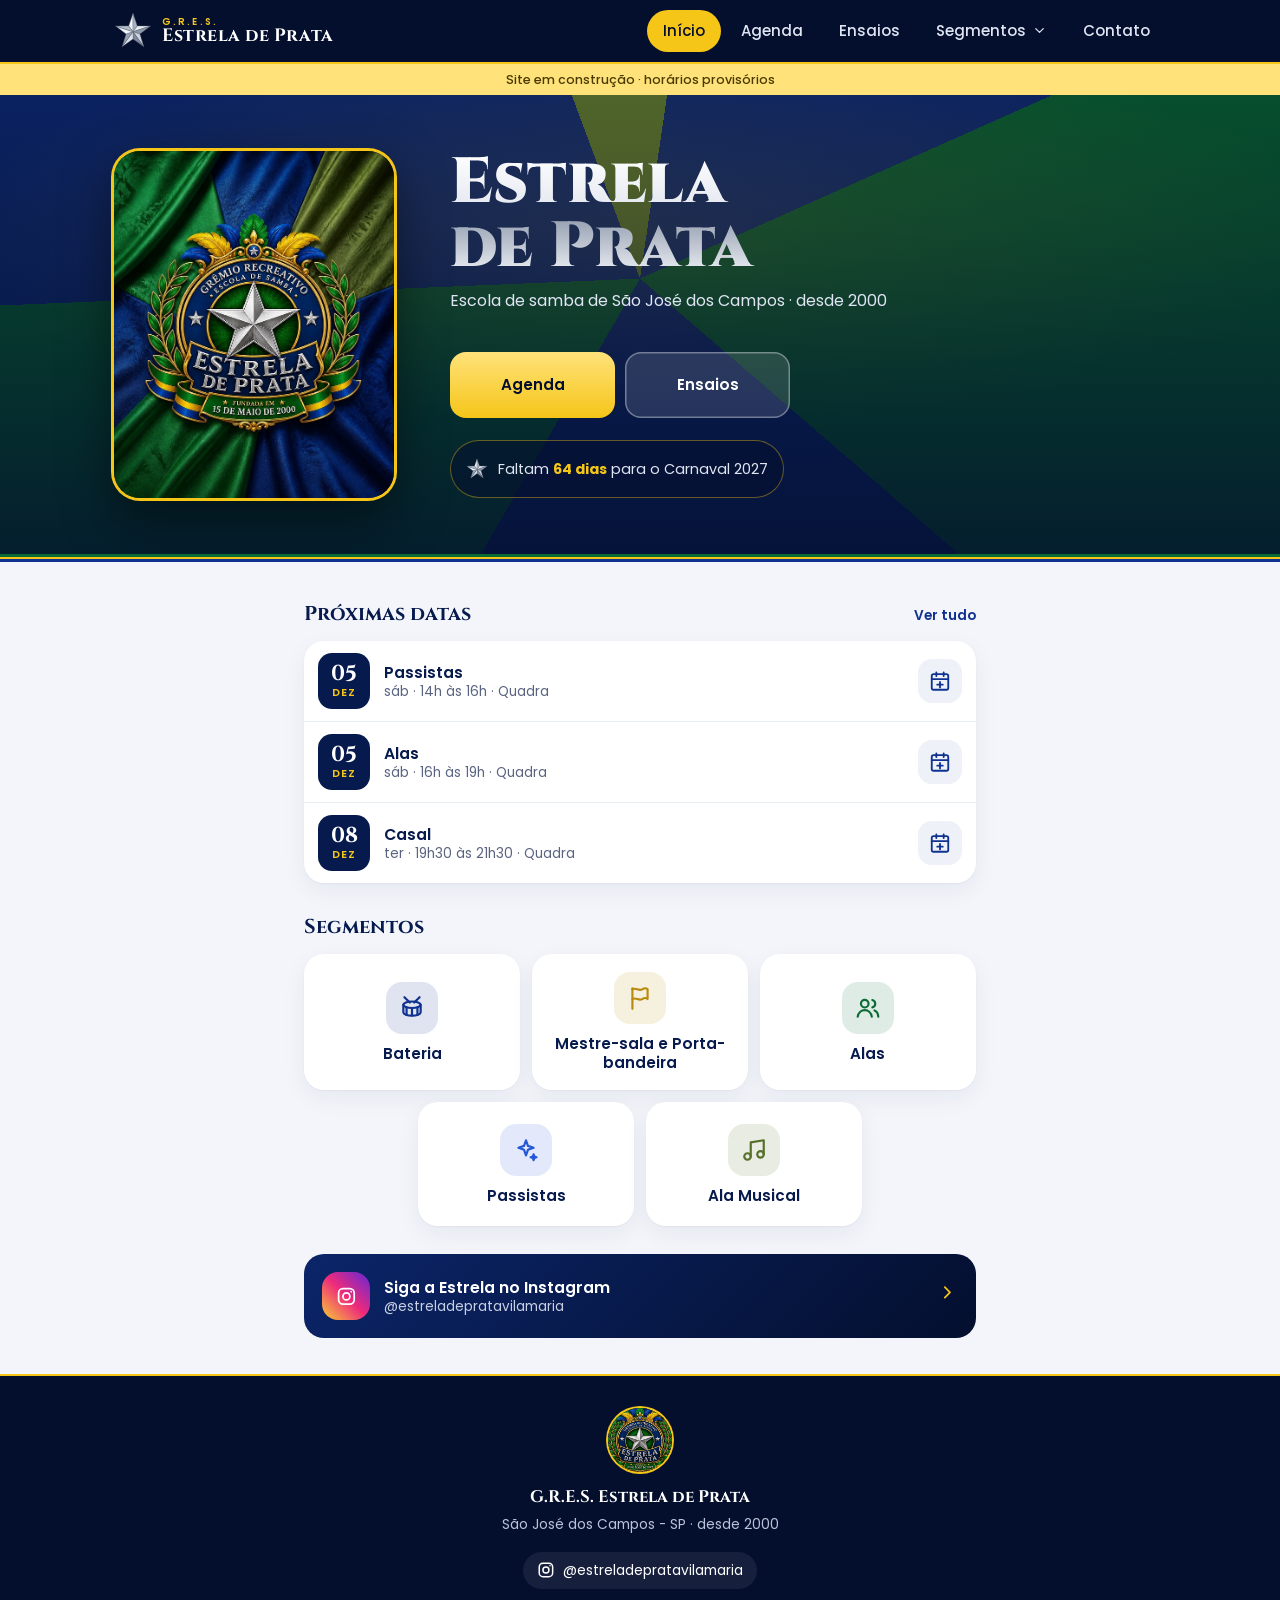
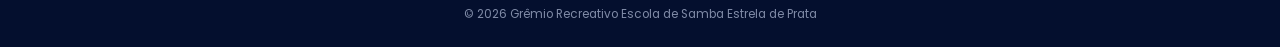
<file: index.html>
<!doctype html>
<html lang="pt-BR">
<head>
  <meta charset="utf-8">
  <meta name="viewport" content="width=device-width, initial-scale=1, maximum-scale=1, user-scalable=no, viewport-fit=cover">
  <title>G.R.E.S. Estrela de Prata · São José dos Campos</title>
  <meta name="description" content="Escola de samba Estrela de Prata, fundada em 15 de maio de 2000 em São José dos Campos - SP. Agenda, ensaios e segmentos.">
  <meta name="theme-color" content="#040f2e">
  <link rel="icon" href="img/estrela.svg" type="image/svg+xml">
  <link rel="apple-touch-icon" href="img/logo-estandarte.jpg">
  <link rel="preconnect" href="https://fonts.googleapis.com">
  <link rel="preconnect" href="https://fonts.gstatic.com" crossorigin>
  <link rel="stylesheet" href="https://fonts.googleapis.com/css2?family=Cinzel:wght@700;900&family=Poppins:wght@400;500;600&display=swap">
  <link rel="stylesheet" href="css/style.css">
  <script src="js/transicao.js"></script>
  <script src="js/dados.js" defer></script>
  <script src="js/main.js" defer></script>
</head>
<body data-pagina="inicio">
  <header class="topo" id="topo"></header>

  <main>
    <section class="hero">
      <div class="container hero__inner">
        <div class="hero__logo">
          <img src="img/logo-estandarte.jpg" width="645" height="799"
               alt="Brasão do Grêmio Recreativo Escola de Samba Estrela de Prata, fundada em 15 de maio de 2000">
        </div>
        <div>
          <h1>Estrela<br>de Prata</h1>
          <p class="hero__sub">Escola de samba de São José dos Campos · desde 2000</p>
        </div>
        <div class="hero__acoes">
          <a class="btn btn--ouro" href="agenda.html">Agenda</a>
          <a class="btn btn--vidro" href="ensaios.html">Ensaios</a>
        </div>
        <p class="contagem" id="contagem"></p>
      </div>
    </section>
    <div class="faixa"></div>

    <div class="container container--estreito conteudo">
      <h2 class="titulo-secao">Próximas datas <a href="agenda.html">Ver tudo</a></h2>
      <div id="proximos"></div>

      <h2 class="titulo-secao">Segmentos</h2>
      <div class="tiles" data-tiles></div>

      <a class="insta" data-instagram href="#" target="_blank" rel="noopener">
        <span class="insta__icone" data-icone="instagram"></span>
        <span class="linha__txt"><strong>Siga a Estrela no Instagram</strong><span data-instagram-user></span></span>
        <span class="seta-linha" data-icone="direita"></span>
      </a>
    </div>
  </main>

  <footer class="rodape" id="rodape"></footer>
  <nav class="barra-inferior" id="barra-inferior"></nav>
</body>
</html>
</file>
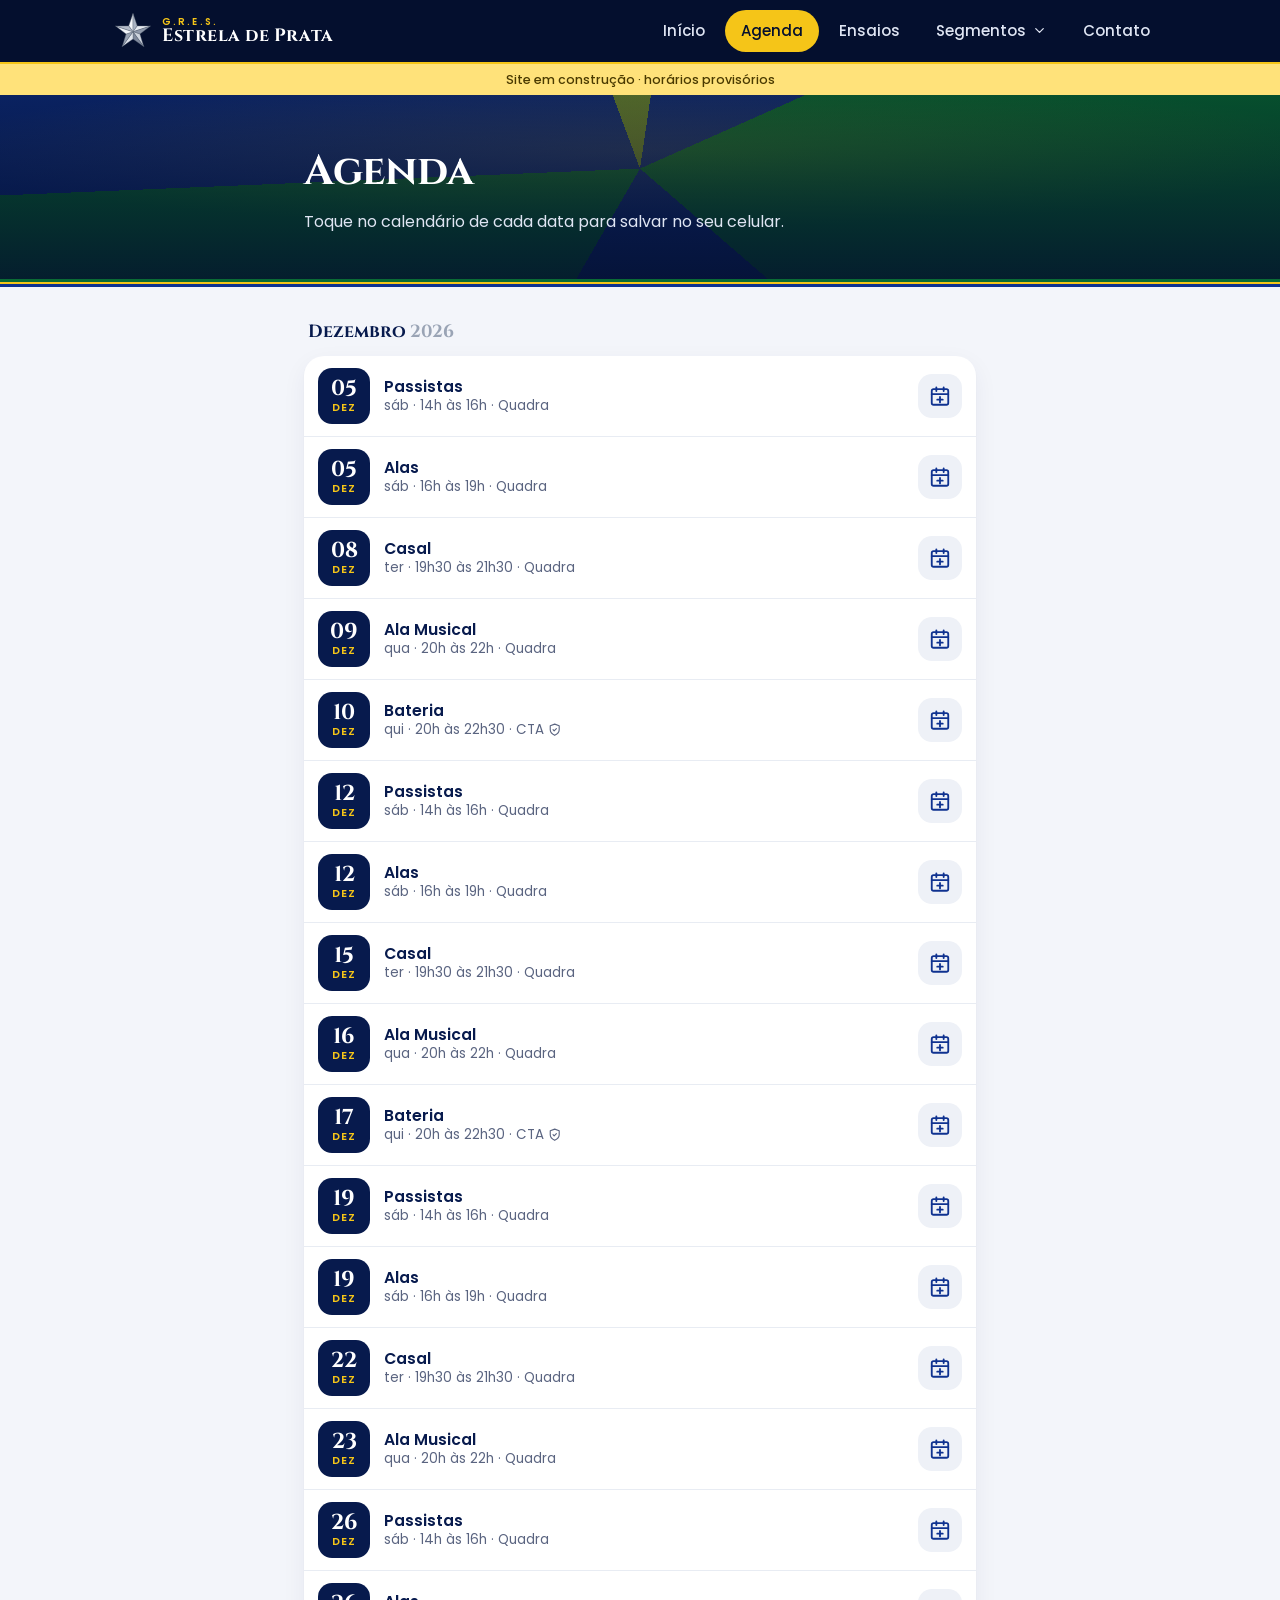
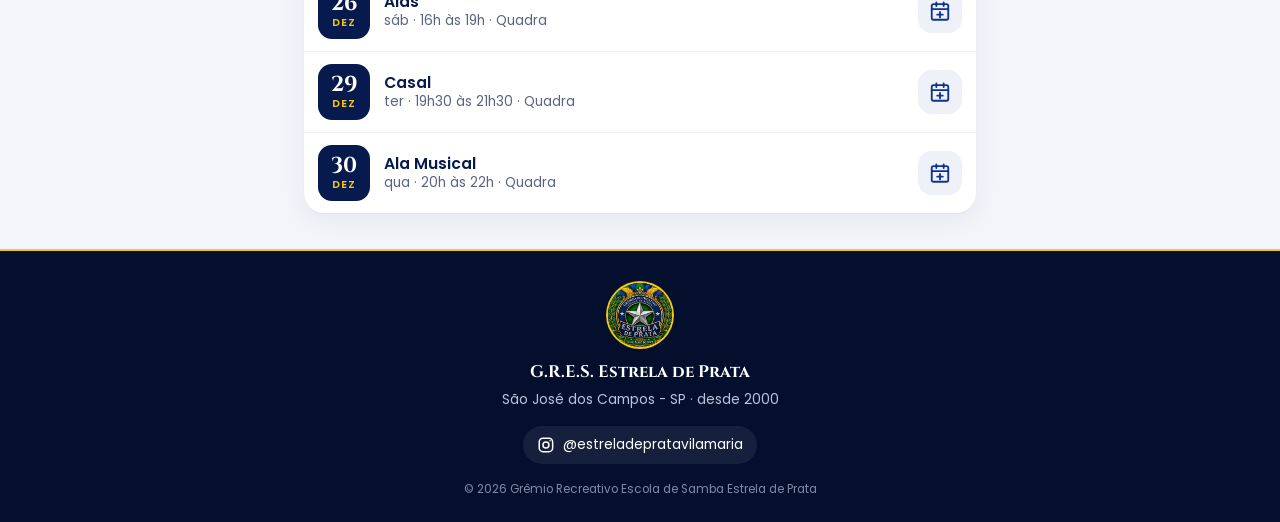
<file: agenda.html>
<!doctype html>
<html lang="pt-BR">
<head>
  <meta charset="utf-8">
  <meta name="viewport" content="width=device-width, initial-scale=1, maximum-scale=1, user-scalable=no, viewport-fit=cover">
  <title>Agenda · G.R.E.S. Estrela de Prata</title>
  <meta name="description" content="Agenda de ensaios e eventos da Estrela de Prata.">
  <meta name="theme-color" content="#040f2e">
  <link rel="icon" href="img/estrela.svg" type="image/svg+xml">
  <link rel="apple-touch-icon" href="img/logo-estandarte.jpg">
  <link rel="preconnect" href="https://fonts.googleapis.com">
  <link rel="preconnect" href="https://fonts.gstatic.com" crossorigin>
  <link rel="stylesheet" href="https://fonts.googleapis.com/css2?family=Cinzel:wght@700;900&family=Poppins:wght@400;500;600&display=swap">
  <link rel="stylesheet" href="css/style.css">
  <script src="js/transicao.js"></script>
  <script src="js/dados.js" defer></script>
  <script src="js/main.js" defer></script>
</head>
<body data-pagina="agenda">
  <header class="topo" id="topo"></header>

  <main>
    <section class="cabeca">
      <div class="container container--estreito">
        <h1>Agenda</h1>
        <p>Toque no calendário de cada data para salvar no seu celular.</p>
      </div>
    </section>
    <div class="faixa"></div>
    <div class="container container--estreito conteudo">
      <div class="chips" id="chips" role="group" aria-label="Filtrar" hidden>
        <button class="chip" type="button" data-filtro="todos" aria-pressed="true">Todos</button>
        <button class="chip" type="button" data-filtro="ensaio" aria-pressed="false">Ensaios</button>
        <button class="chip" type="button" data-filtro="evento" aria-pressed="false">Eventos</button>
      </div>
      <div id="agenda"></div>
    </div>
  </main>

  <footer class="rodape" id="rodape"></footer>
  <nav class="barra-inferior" id="barra-inferior"></nav>
</body>
</html>
</file>
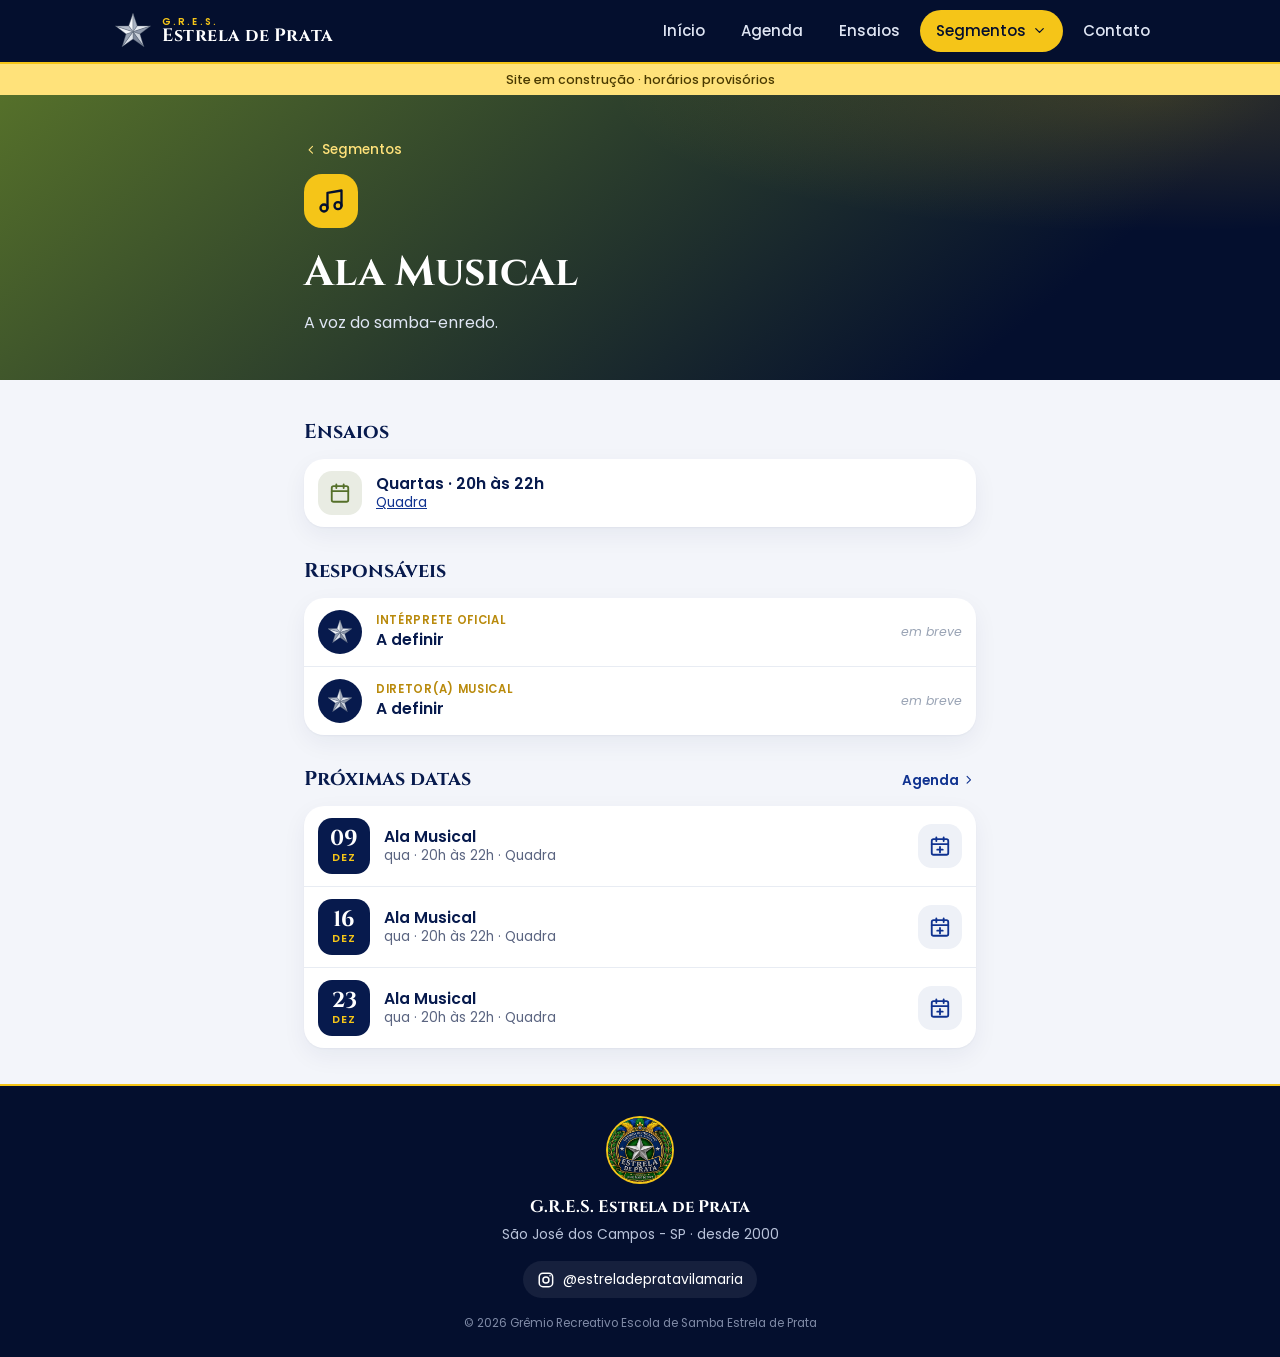
<file: ala-musical.html>
<!doctype html>
<html lang="pt-BR">
<head>
  <meta charset="utf-8">
  <meta name="viewport" content="width=device-width, initial-scale=1, maximum-scale=1, user-scalable=no, viewport-fit=cover">
  <title>Ala Musical · G.R.E.S. Estrela de Prata</title>
  <meta name="description" content="Ala musical da Estrela de Prata: ensaios e contatos.">
  <meta name="theme-color" content="#040f2e">
  <link rel="icon" href="img/estrela.svg" type="image/svg+xml">
  <link rel="apple-touch-icon" href="img/logo-estandarte.jpg">
  <link rel="preconnect" href="https://fonts.googleapis.com">
  <link rel="preconnect" href="https://fonts.gstatic.com" crossorigin>
  <link rel="stylesheet" href="https://fonts.googleapis.com/css2?family=Cinzel:wght@700;900&family=Poppins:wght@400;500;600&display=swap">
  <link rel="stylesheet" href="css/style.css">
  <script src="js/transicao.js"></script>
  <script src="js/dados.js" defer></script>
  <script src="js/main.js" defer></script>
</head>
<body data-pagina="musical">
  <header class="topo" id="topo"></header>

  <main>
    <!-- Conteúdo vem de js/dados.js → SEGMENTOS.musical -->
    <div id="segmento" data-id="musical"></div>
  </main>

  <footer class="rodape" id="rodape"></footer>
  <nav class="barra-inferior" id="barra-inferior"></nav>
</body>
</html>
</file>
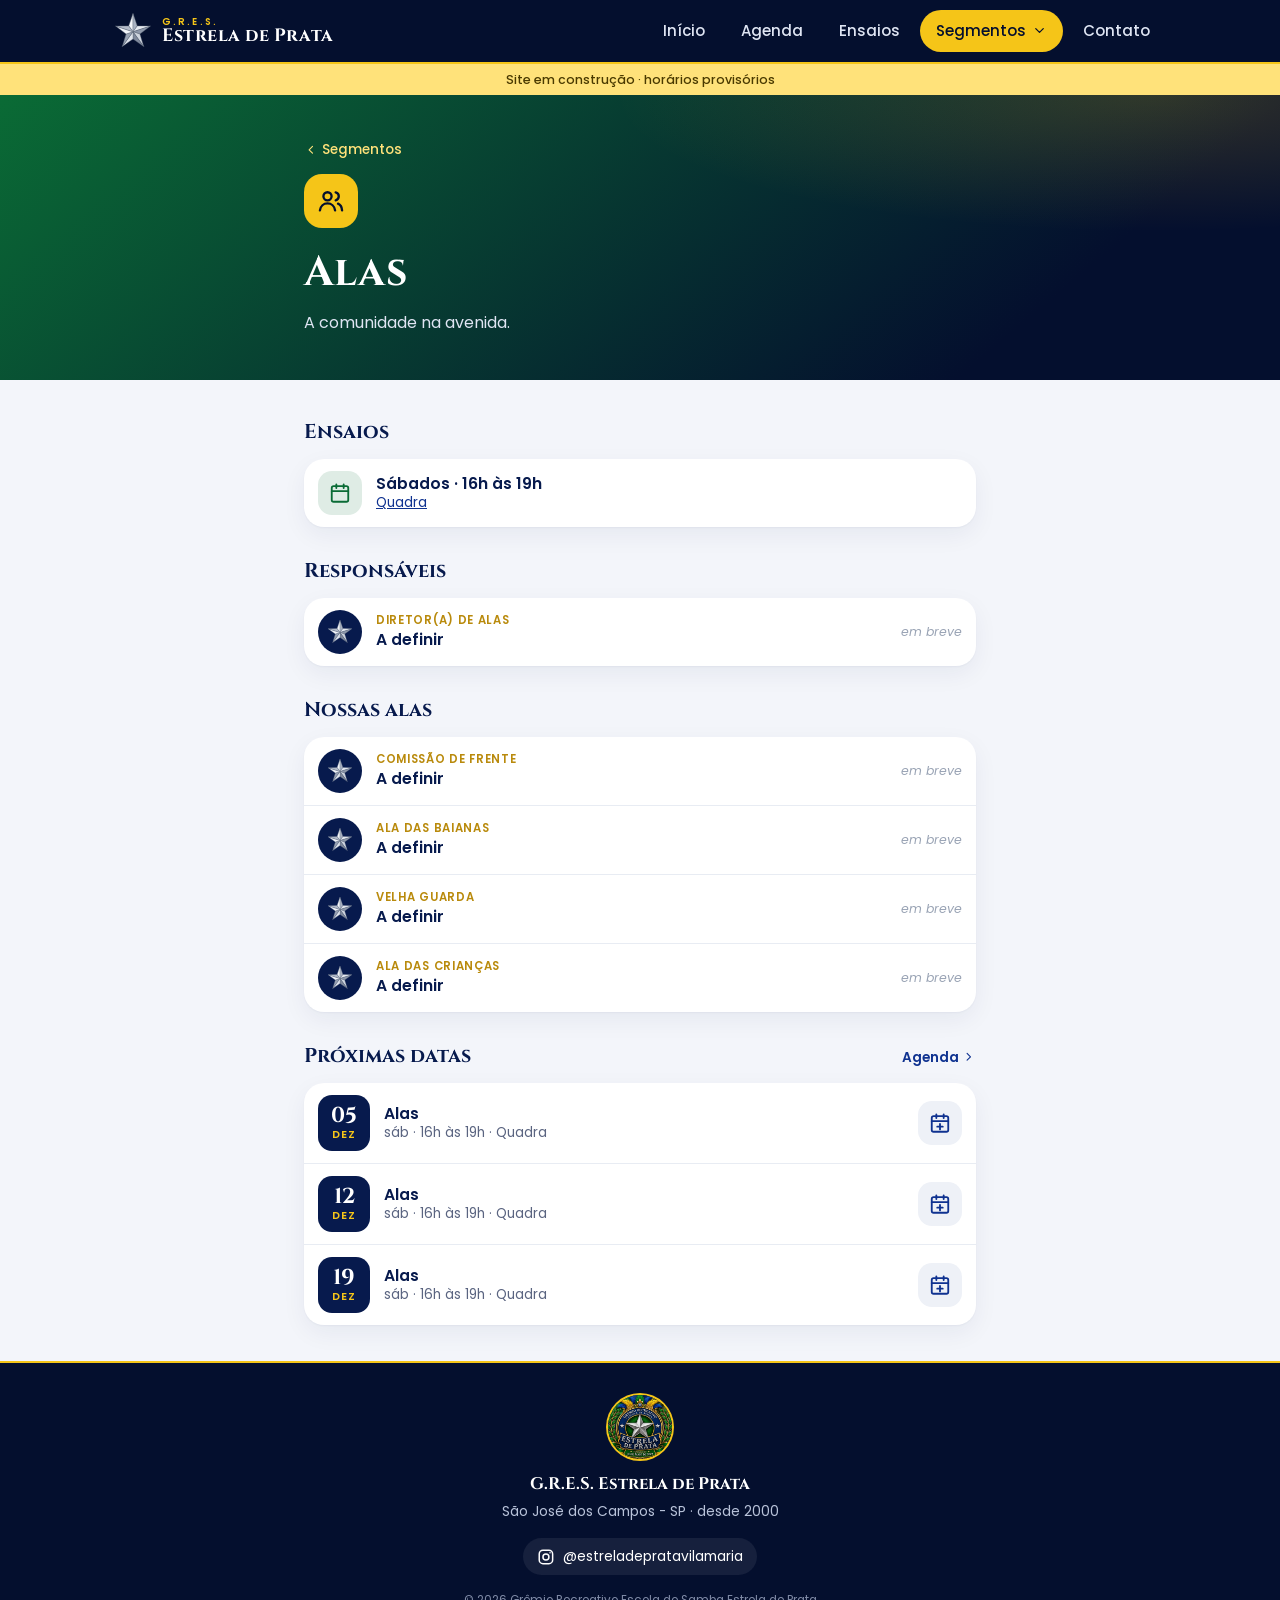
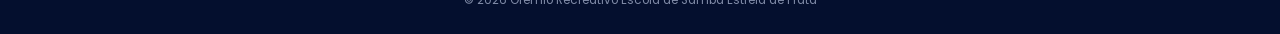
<file: alas.html>
<!doctype html>
<html lang="pt-BR">
<head>
  <meta charset="utf-8">
  <meta name="viewport" content="width=device-width, initial-scale=1, maximum-scale=1, user-scalable=no, viewport-fit=cover">
  <title>Alas · G.R.E.S. Estrela de Prata</title>
  <meta name="description" content="Alas da Estrela de Prata: ensaios e responsáveis.">
  <meta name="theme-color" content="#040f2e">
  <link rel="icon" href="img/estrela.svg" type="image/svg+xml">
  <link rel="apple-touch-icon" href="img/logo-estandarte.jpg">
  <link rel="preconnect" href="https://fonts.googleapis.com">
  <link rel="preconnect" href="https://fonts.gstatic.com" crossorigin>
  <link rel="stylesheet" href="https://fonts.googleapis.com/css2?family=Cinzel:wght@700;900&family=Poppins:wght@400;500;600&display=swap">
  <link rel="stylesheet" href="css/style.css">
  <script src="js/transicao.js"></script>
  <script src="js/dados.js" defer></script>
  <script src="js/main.js" defer></script>
</head>
<body data-pagina="alas">
  <header class="topo" id="topo"></header>

  <main>
    <!-- Conteúdo vem de js/dados.js → SEGMENTOS.alas -->
    <div id="segmento" data-id="alas"></div>
  </main>

  <footer class="rodape" id="rodape"></footer>
  <nav class="barra-inferior" id="barra-inferior"></nav>
</body>
</html>
</file>
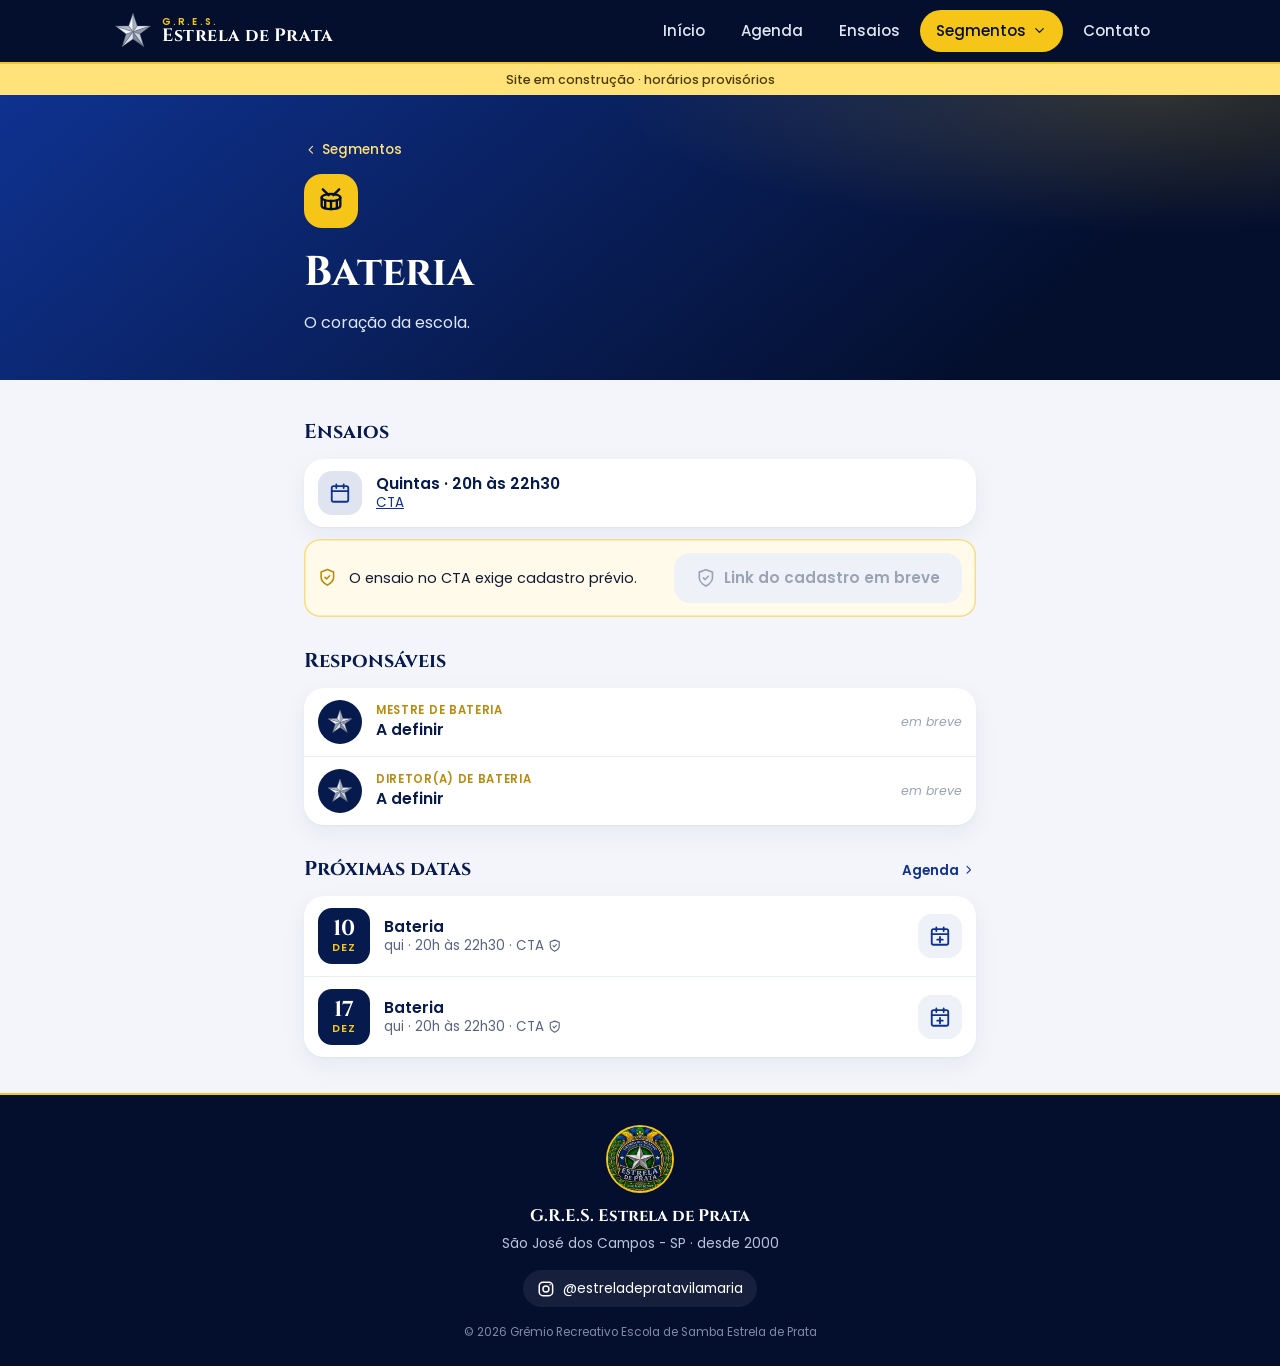
<file: bateria.html>
<!doctype html>
<html lang="pt-BR">
<head>
  <meta charset="utf-8">
  <meta name="viewport" content="width=device-width, initial-scale=1, maximum-scale=1, user-scalable=no, viewport-fit=cover">
  <title>Bateria · G.R.E.S. Estrela de Prata</title>
  <meta name="description" content="Bateria da Estrela de Prata: ensaios no CTA, cadastro de acesso e responsáveis.">
  <meta name="theme-color" content="#040f2e">
  <link rel="icon" href="img/estrela.svg" type="image/svg+xml">
  <link rel="apple-touch-icon" href="img/logo-estandarte.jpg">
  <link rel="preconnect" href="https://fonts.googleapis.com">
  <link rel="preconnect" href="https://fonts.gstatic.com" crossorigin>
  <link rel="stylesheet" href="https://fonts.googleapis.com/css2?family=Cinzel:wght@700;900&family=Poppins:wght@400;500;600&display=swap">
  <link rel="stylesheet" href="css/style.css">
  <script src="js/transicao.js"></script>
  <script src="js/dados.js" defer></script>
  <script src="js/main.js" defer></script>
</head>
<body data-pagina="bateria">
  <header class="topo" id="topo"></header>

  <main>
    <!-- Conteúdo vem de js/dados.js → SEGMENTOS.bateria -->
    <div id="segmento" data-id="bateria"></div>
  </main>

  <footer class="rodape" id="rodape"></footer>
  <nav class="barra-inferior" id="barra-inferior"></nav>
</body>
</html>
</file>
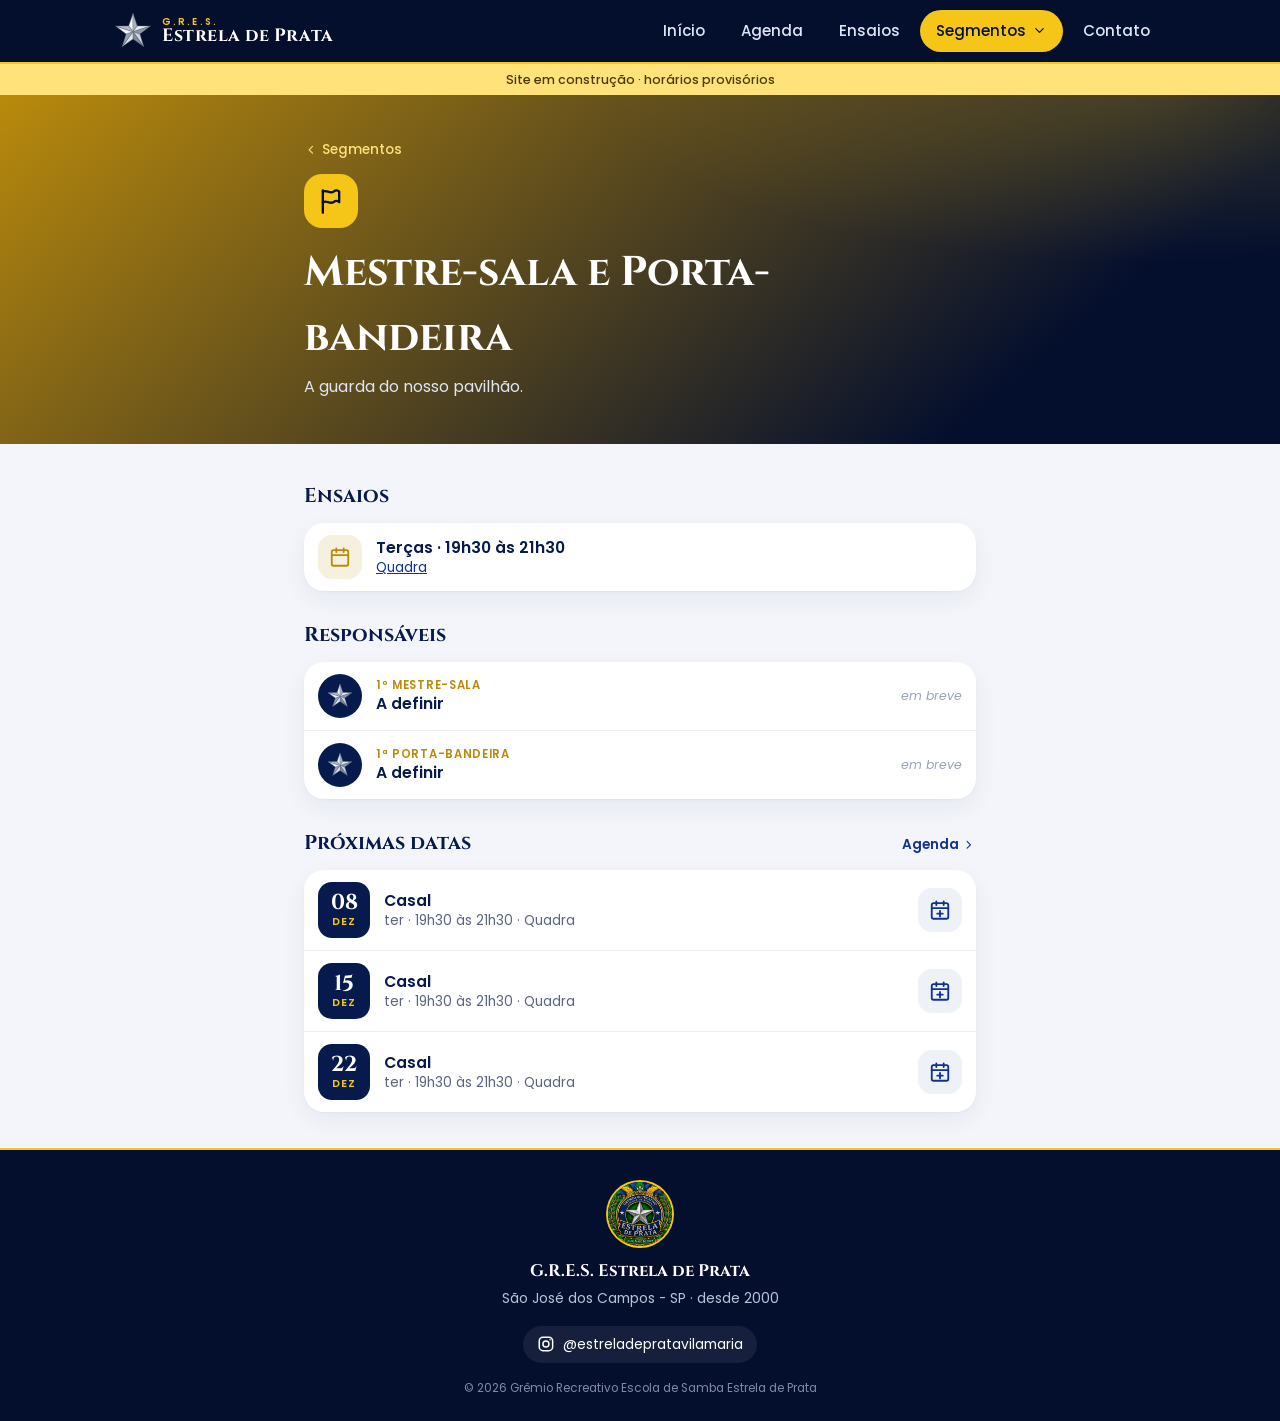
<file: casal.html>
<!doctype html>
<html lang="pt-BR">
<head>
  <meta charset="utf-8">
  <meta name="viewport" content="width=device-width, initial-scale=1, maximum-scale=1, user-scalable=no, viewport-fit=cover">
  <title>Mestre-sala e Porta-bandeira · G.R.E.S. Estrela de Prata</title>
  <meta name="description" content="Casal de mestre-sala e porta-bandeira da Estrela de Prata.">
  <meta name="theme-color" content="#040f2e">
  <link rel="icon" href="img/estrela.svg" type="image/svg+xml">
  <link rel="apple-touch-icon" href="img/logo-estandarte.jpg">
  <link rel="preconnect" href="https://fonts.googleapis.com">
  <link rel="preconnect" href="https://fonts.gstatic.com" crossorigin>
  <link rel="stylesheet" href="https://fonts.googleapis.com/css2?family=Cinzel:wght@700;900&family=Poppins:wght@400;500;600&display=swap">
  <link rel="stylesheet" href="css/style.css">
  <script src="js/transicao.js"></script>
  <script src="js/dados.js" defer></script>
  <script src="js/main.js" defer></script>
</head>
<body data-pagina="casal">
  <header class="topo" id="topo"></header>

  <main>
    <!-- Conteúdo vem de js/dados.js → SEGMENTOS.casal -->
    <div id="segmento" data-id="casal"></div>
  </main>

  <footer class="rodape" id="rodape"></footer>
  <nav class="barra-inferior" id="barra-inferior"></nav>
</body>
</html>
</file>
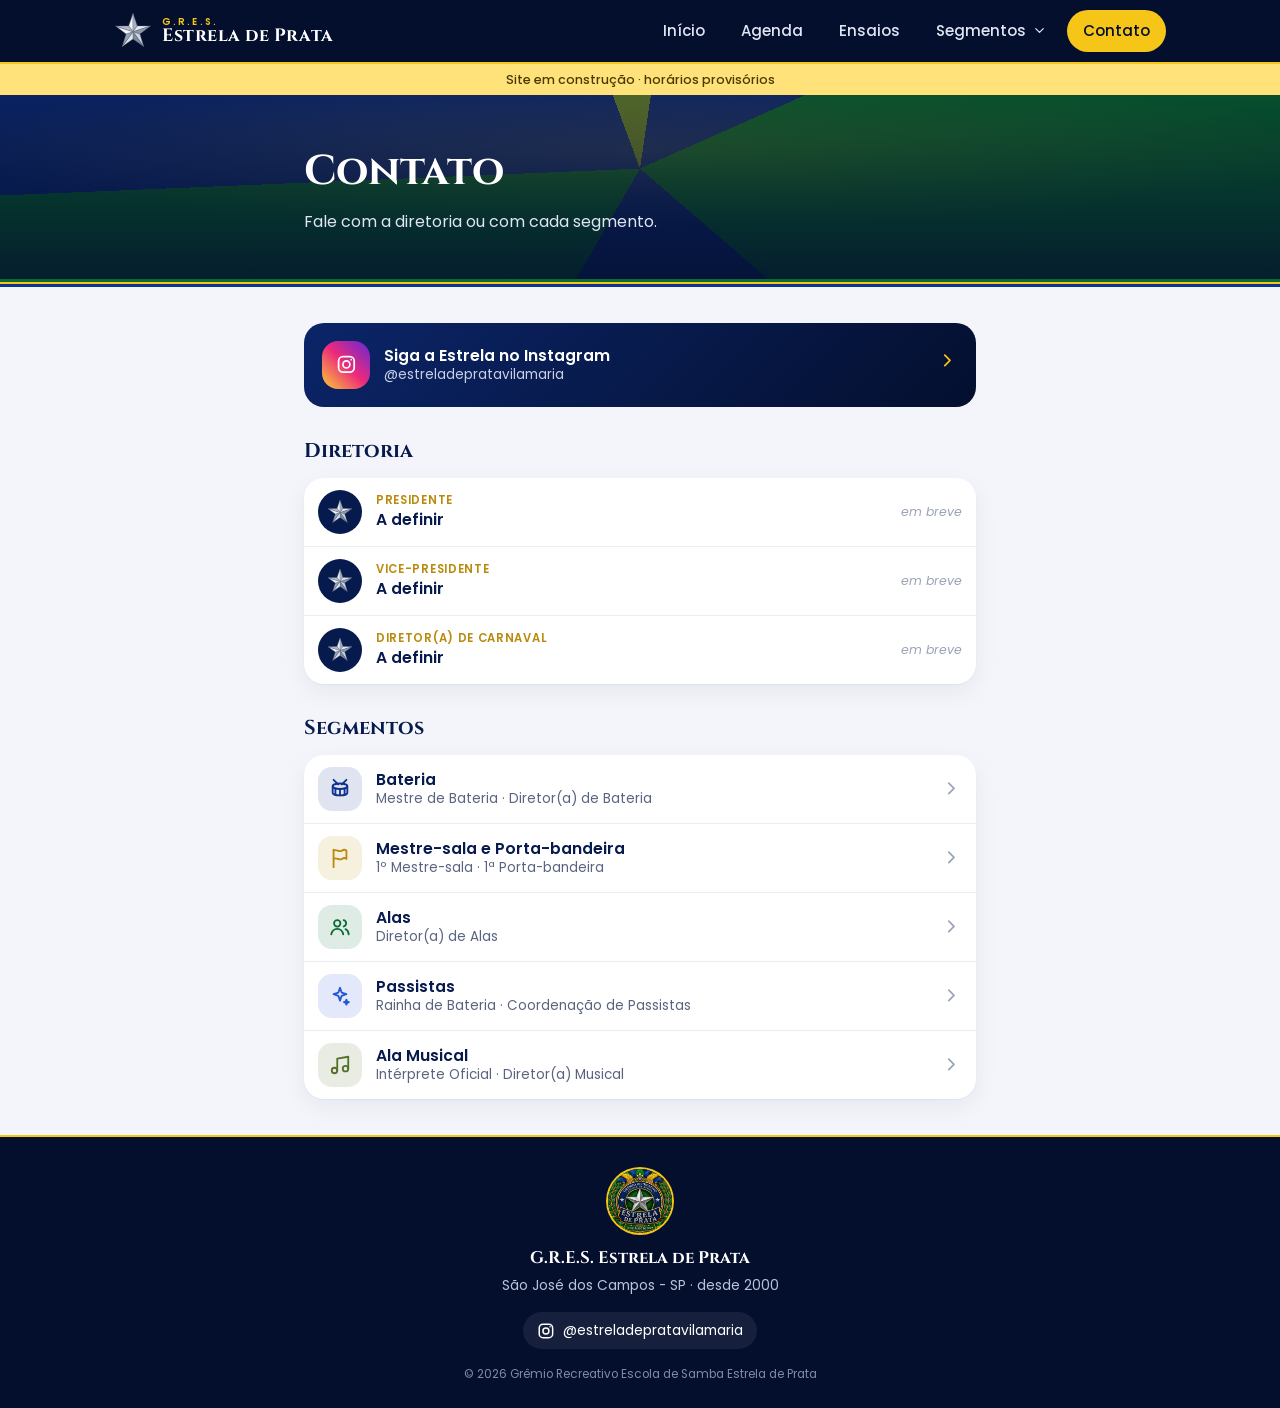
<file: contato.html>
<!doctype html>
<html lang="pt-BR">
<head>
  <meta charset="utf-8">
  <meta name="viewport" content="width=device-width, initial-scale=1, maximum-scale=1, user-scalable=no, viewport-fit=cover">
  <title>Contato · G.R.E.S. Estrela de Prata</title>
  <meta name="description" content="Diretoria, responsáveis por segmento e Instagram da Estrela de Prata.">
  <meta name="theme-color" content="#040f2e">
  <link rel="icon" href="img/estrela.svg" type="image/svg+xml">
  <link rel="apple-touch-icon" href="img/logo-estandarte.jpg">
  <link rel="preconnect" href="https://fonts.googleapis.com">
  <link rel="preconnect" href="https://fonts.gstatic.com" crossorigin>
  <link rel="stylesheet" href="https://fonts.googleapis.com/css2?family=Cinzel:wght@700;900&family=Poppins:wght@400;500;600&display=swap">
  <link rel="stylesheet" href="css/style.css">
  <script src="js/transicao.js"></script>
  <script src="js/dados.js" defer></script>
  <script src="js/main.js" defer></script>
</head>
<body data-pagina="contato">
  <header class="topo" id="topo"></header>

  <main>
    <section class="cabeca">
      <div class="container container--estreito">
        <h1>Contato</h1>
        <p>Fale com a diretoria ou com cada segmento.</p>
      </div>
    </section>
    <div class="faixa"></div>
    <div class="container container--estreito conteudo">
      <a class="insta" data-instagram href="#" target="_blank" rel="noopener">
        <span class="insta__icone" data-icone="instagram"></span>
        <span class="linha__txt"><strong>Siga a Estrela no Instagram</strong><span data-instagram-user></span></span>
        <span class="seta-linha" data-icone="direita"></span>
      </a>
      <a class="btn btn--ouro btn--largo" id="whats-geral" href="#" target="_blank" rel="noopener" hidden style="margin-top:12px">WhatsApp da escola</a>

      <h2 class="titulo-secao">Diretoria</h2>
      <div id="diretoria"></div>

      <h2 class="titulo-secao">Segmentos</h2>
      <div id="por-segmento"></div>
    </div>
  </main>

  <footer class="rodape" id="rodape"></footer>
  <nav class="barra-inferior" id="barra-inferior"></nav>
</body>
</html>
</file>
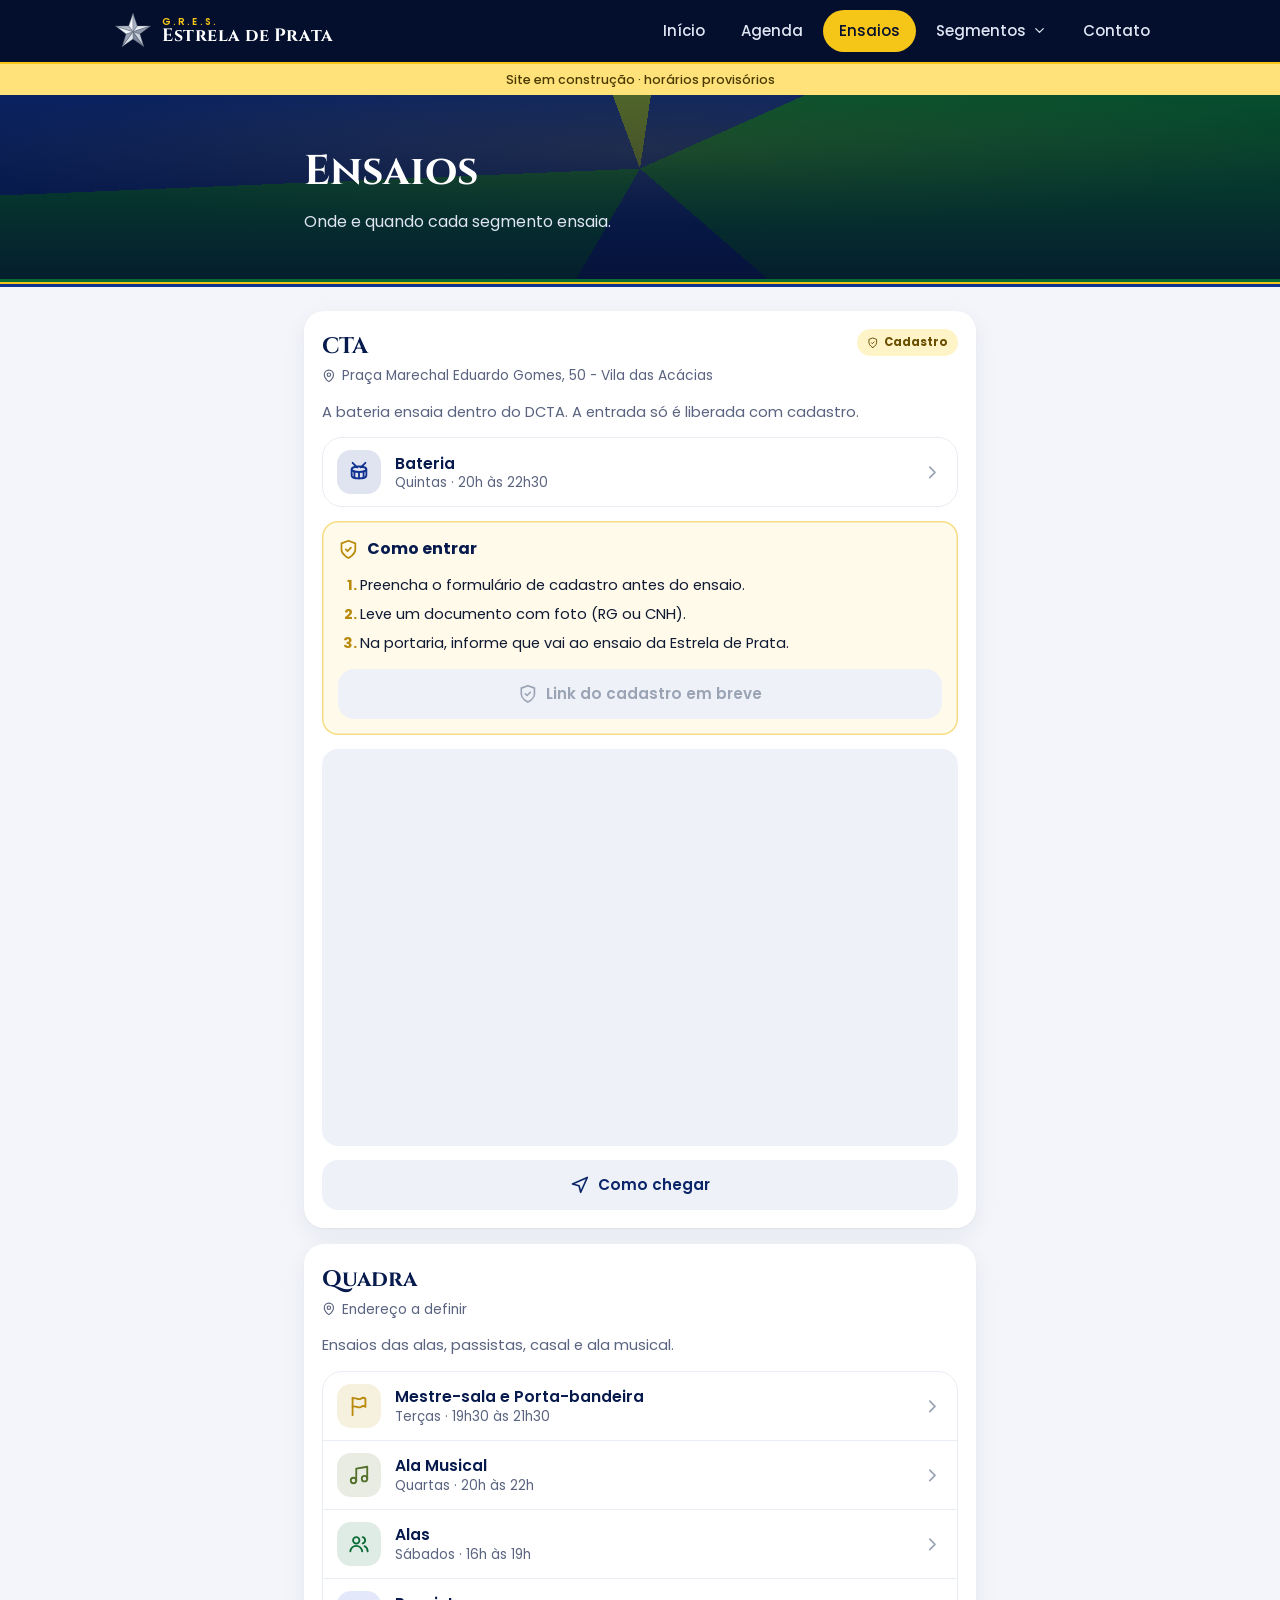
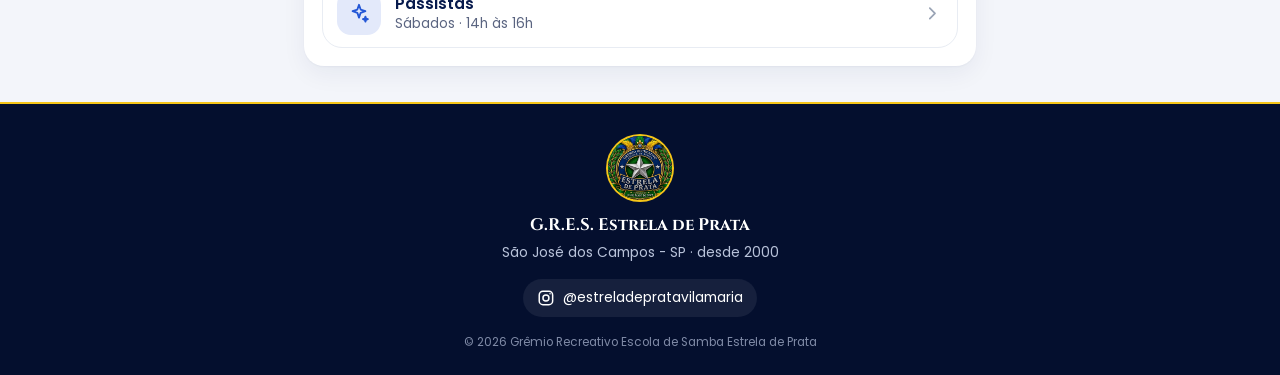
<file: ensaios.html>
<!doctype html>
<html lang="pt-BR">
<head>
  <meta charset="utf-8">
  <meta name="viewport" content="width=device-width, initial-scale=1, maximum-scale=1, user-scalable=no, viewport-fit=cover">
  <title>Ensaios · G.R.E.S. Estrela de Prata</title>
  <meta name="description" content="Onde e quando cada segmento da Estrela de Prata ensaia, e como entrar no CTA.">
  <meta name="theme-color" content="#040f2e">
  <link rel="icon" href="img/estrela.svg" type="image/svg+xml">
  <link rel="apple-touch-icon" href="img/logo-estandarte.jpg">
  <link rel="preconnect" href="https://fonts.googleapis.com">
  <link rel="preconnect" href="https://fonts.gstatic.com" crossorigin>
  <link rel="stylesheet" href="https://fonts.googleapis.com/css2?family=Cinzel:wght@700;900&family=Poppins:wght@400;500;600&display=swap">
  <link rel="stylesheet" href="css/style.css">
  <script src="js/transicao.js"></script>
  <script src="js/dados.js" defer></script>
  <script src="js/main.js" defer></script>
</head>
<body data-pagina="ensaios">
  <header class="topo" id="topo"></header>

  <main>
    <section class="cabeca">
      <div class="container container--estreito">
        <h1>Ensaios</h1>
        <p>Onde e quando cada segmento ensaia.</p>
      </div>
    </section>
    <div class="faixa"></div>
    <div class="container container--estreito conteudo" id="locais"></div>
  </main>

  <footer class="rodape" id="rodape"></footer>
  <nav class="barra-inferior" id="barra-inferior"></nav>
</body>
</html>
</file>
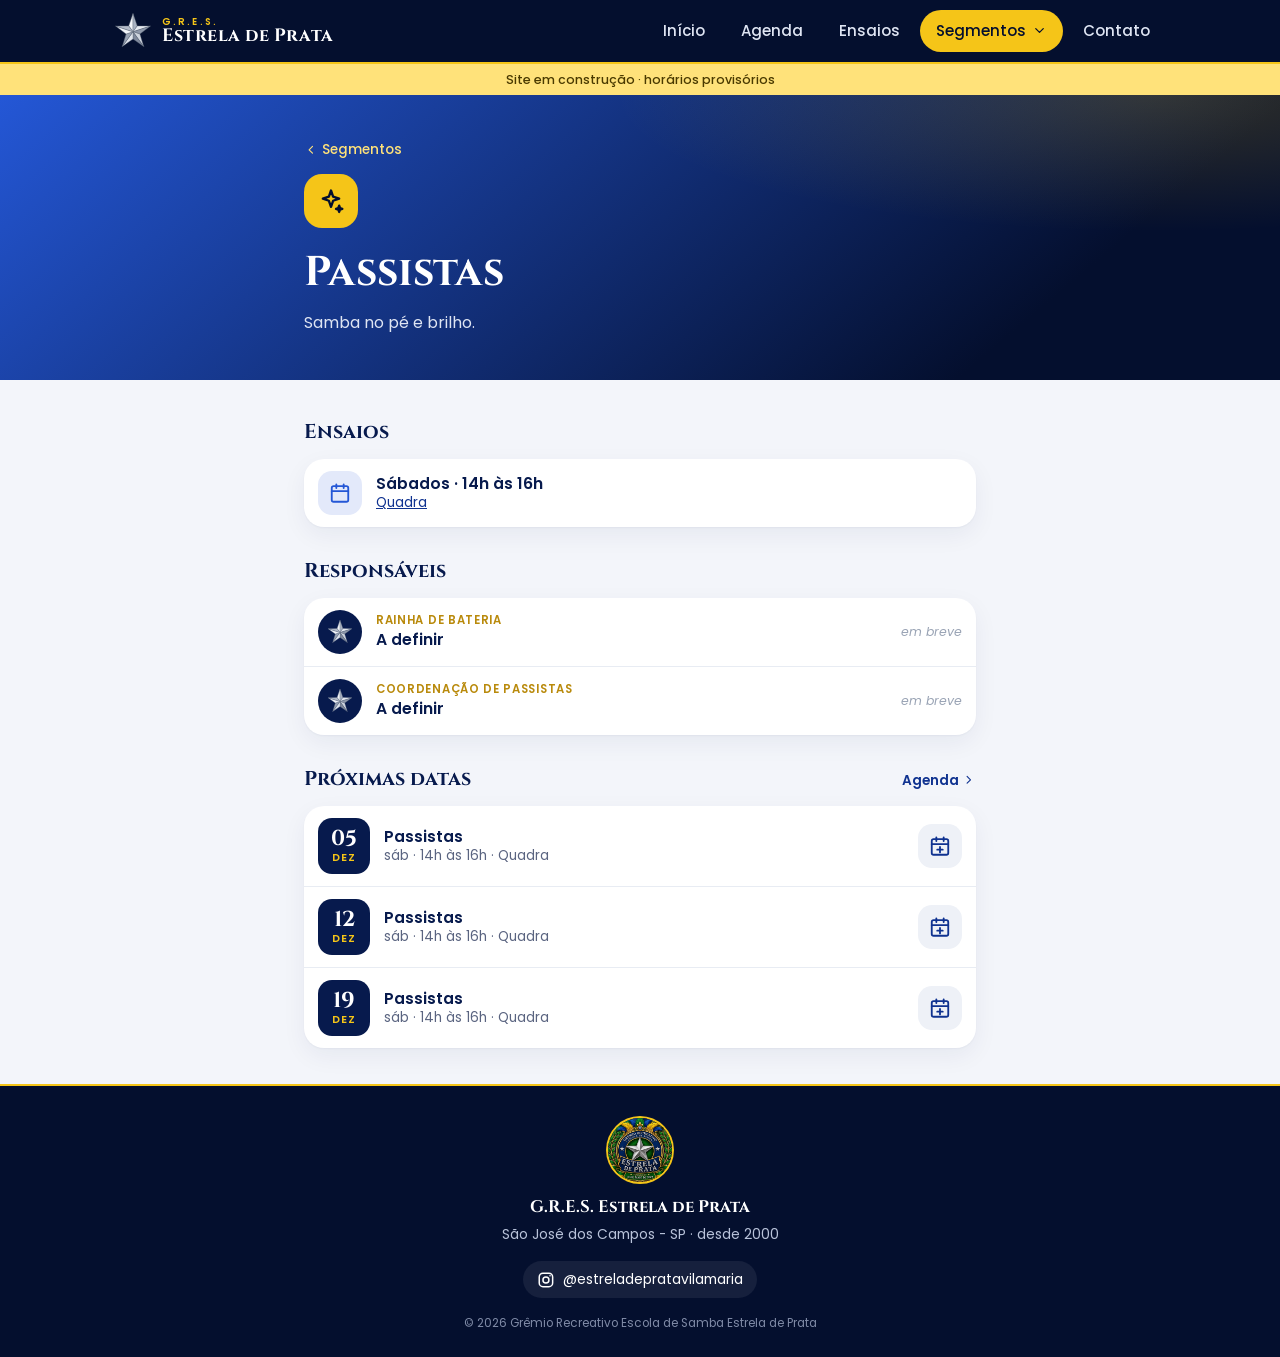
<file: passistas.html>
<!doctype html>
<html lang="pt-BR">
<head>
  <meta charset="utf-8">
  <meta name="viewport" content="width=device-width, initial-scale=1, maximum-scale=1, user-scalable=no, viewport-fit=cover">
  <title>Passistas · G.R.E.S. Estrela de Prata</title>
  <meta name="description" content="Passistas da Estrela de Prata: ensaios e contatos.">
  <meta name="theme-color" content="#040f2e">
  <link rel="icon" href="img/estrela.svg" type="image/svg+xml">
  <link rel="apple-touch-icon" href="img/logo-estandarte.jpg">
  <link rel="preconnect" href="https://fonts.googleapis.com">
  <link rel="preconnect" href="https://fonts.gstatic.com" crossorigin>
  <link rel="stylesheet" href="https://fonts.googleapis.com/css2?family=Cinzel:wght@700;900&family=Poppins:wght@400;500;600&display=swap">
  <link rel="stylesheet" href="css/style.css">
  <script src="js/transicao.js"></script>
  <script src="js/dados.js" defer></script>
  <script src="js/main.js" defer></script>
</head>
<body data-pagina="passistas">
  <header class="topo" id="topo"></header>

  <main>
    <!-- Conteúdo vem de js/dados.js → SEGMENTOS.passistas -->
    <div id="segmento" data-id="passistas"></div>
  </main>

  <footer class="rodape" id="rodape"></footer>
  <nav class="barra-inferior" id="barra-inferior"></nav>
</body>
</html>
</file>
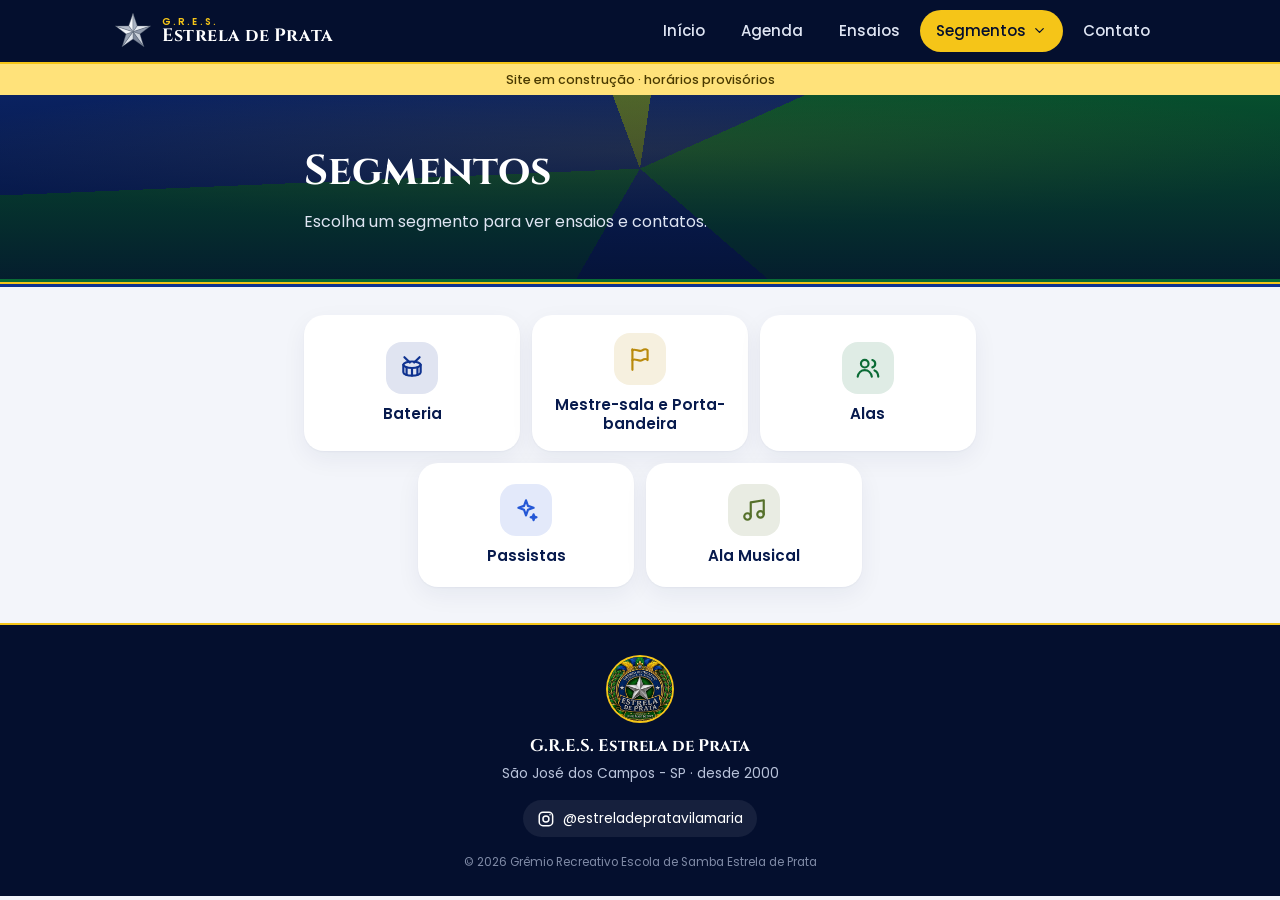
<file: segmentos.html>
<!doctype html>
<html lang="pt-BR">
<head>
  <meta charset="utf-8">
  <meta name="viewport" content="width=device-width, initial-scale=1, maximum-scale=1, user-scalable=no, viewport-fit=cover">
  <title>Segmentos · G.R.E.S. Estrela de Prata</title>
  <meta name="description" content="Bateria, mestre-sala e porta-bandeira, alas, passistas e ala musical.">
  <meta name="theme-color" content="#040f2e">
  <link rel="icon" href="img/estrela.svg" type="image/svg+xml">
  <link rel="apple-touch-icon" href="img/logo-estandarte.jpg">
  <link rel="preconnect" href="https://fonts.googleapis.com">
  <link rel="preconnect" href="https://fonts.gstatic.com" crossorigin>
  <link rel="stylesheet" href="https://fonts.googleapis.com/css2?family=Cinzel:wght@700;900&family=Poppins:wght@400;500;600&display=swap">
  <link rel="stylesheet" href="css/style.css">
  <script src="js/transicao.js"></script>
  <script src="js/dados.js" defer></script>
  <script src="js/main.js" defer></script>
</head>
<body data-pagina="segmentos">
  <header class="topo" id="topo"></header>

  <main>
    <section class="cabeca">
      <div class="container container--estreito">
        <h1>Segmentos</h1>
        <p>Escolha um segmento para ver ensaios e contatos.</p>
      </div>
    </section>
    <div class="faixa"></div>
    <div class="container container--estreito conteudo">
      <div class="tiles" data-tiles style="margin-top:20px"></div>
    </div>
  </main>

  <footer class="rodape" id="rodape"></footer>
  <nav class="barra-inferior" id="barra-inferior"></nav>
</body>
</html>
</file>
<file: css/style.css>
/* =====================================================================
   G.R.E.S. ESTRELA DE PRATA — estilos
   Simples, limpo e pensado primeiro para o celular.
   Cores do brasão: azul royal, verde, ouro e prata.
   ===================================================================== */

:root {
  --azul-950: #040f2e;
  --azul-900: #071a4d;
  --azul-800: #0b2569;
  --azul-700: #0f3290;
  --verde-700: #0a6b35;
  --verde-500: #18a352;
  --ouro: #f5c518;
  --ouro-claro: #ffe27a;
  --ouro-escuro: #b98a0c;
  --prata-100: #eef1f7;
  --prata-300: #d5dbe5;
  --prata-500: #9aa4b5;

  --texto: #101a33;
  --texto-suave: #5a6480;
  --fundo: #f3f5fa;
  --branco: #ffffff;
  --linha: #e8ecf3;

  --raio: 20px;
  --sombra: 0 1px 2px rgba(7, 26, 77, 0.04), 0 8px 24px rgba(7, 26, 77, 0.06);

  --topo-h: 64px;
  --barra-h: 66px;

  --fonte-titulo: "Cinzel", Georgia, serif;
  --fonte-texto: "Poppins", system-ui, -apple-system, "Segoe UI", Roboto, sans-serif;

  --fundo-escola:
    radial-gradient(ellipse 80% 60% at 50% 30%, rgba(245, 197, 24, 0.14), transparent 70%),
    conic-gradient(from 210deg at 50% 40%,
      #075a2d 0 16%, #0b2569 16% 36%, #55702a 36% 44%,
      #0b2569 44% 60%, #075a2d 60% 78%, #0b2569 78% 100%);

  color-scheme: light;
}

/* ---------- Base ---------- */
*, *::before, *::after { box-sizing: border-box; }
html {
  -webkit-text-size-adjust: 100%;
  text-size-adjust: 100%;
  scroll-behavior: smooth;
  scroll-padding-top: calc(var(--topo-h) + 16px);
  -webkit-tap-highlight-color: transparent; /* tira o azul ao tocar */
  touch-action: pan-x pan-y;                /* sem zoom de pinça / toque duplo */
}

/* Proteção: sem seleção, sem menu de copiar, sem arrastar imagens */
body {
  -webkit-user-select: none;
  user-select: none;
  -webkit-touch-callout: none;
}
img, svg { -webkit-user-drag: none; }
input, textarea { -webkit-user-select: text; user-select: text; }
a, button { -webkit-tap-highlight-color: transparent; }

/* Tela preta quando o site perde o foco (troca de app, recorte, impressão) */
.protecao { position: fixed; inset: 0; z-index: 2147483647; display: none; background: #000; }
html.oculto .protecao { display: block; }
@media print {
  html, body { background: #000 !important; -webkit-print-color-adjust: exact; print-color-adjust: exact; }
  body > * { display: none !important; }
  body::before {
    content: "";
    position: fixed;
    inset: 0;
    background: #000;
    -webkit-print-color-adjust: exact;
    print-color-adjust: exact;
  }
}
body {
  margin: 0;
  font-family: var(--fonte-texto);
  font-size: 16px;
  line-height: 1.55;
  color: var(--texto);
  background: var(--fundo);
  overflow-x: hidden;
  padding-bottom: calc(var(--barra-h) + env(safe-area-inset-bottom, 0px));
}
body.sem-rolagem { overflow: hidden; }
img { max-width: 100%; height: auto; display: block; }
a { color: var(--azul-700); }
h1, h2, h3, p { margin: 0; }
[hidden] { display: none !important; }

.container { width: 100%; max-width: 1100px; margin-inline: auto; padding-inline: 16px; }
.container--estreito { max-width: 720px; }

:focus-visible { outline: 3px solid var(--ouro); outline-offset: 2px; border-radius: 8px; }

.icone { width: 1.3em; height: 1.3em; flex: none; }
.icone--mini { width: 1em; height: 1em; vertical-align: -0.15em; }
.icone--vira { transform: rotate(180deg); }

/* ---------- Botões ---------- */
.btn {
  display: inline-flex;
  align-items: center;
  justify-content: center;
  gap: 8px;
  min-height: 50px;
  padding: 12px 22px;
  border-radius: 16px;
  border: 0;
  font: inherit;
  font-weight: 600;
  font-size: 0.95rem;
  text-decoration: none;
  cursor: pointer;
  transition: transform 0.15s, filter 0.15s;
}
.btn:active { transform: scale(0.97); }
.btn:hover { filter: brightness(1.05); }
.btn--ouro { background: linear-gradient(180deg, var(--ouro-claro), var(--ouro)); color: var(--azul-950); }
.btn--vidro { background: rgba(255, 255, 255, 0.12); color: #fff; box-shadow: inset 0 0 0 1.5px rgba(255, 255, 255, 0.35); }
.btn--claro { background: var(--prata-100); color: var(--azul-800); }
.btn--desativado { background: var(--prata-100); color: var(--prata-500); cursor: default; }
.btn--largo { width: 100%; }

.botao-icone {
  display: grid;
  place-items: center;
  flex: none;
  width: 44px;
  height: 44px;
  border-radius: 14px;
  background: var(--prata-100);
  color: var(--azul-700);
}
.botao-icone .icone { width: 22px; height: 22px; }
.botao-icone--verde { background: #e3f6ea; color: var(--verde-700); }

/* ---------- Topo ---------- */
.topo {
  position: sticky;
  top: 0;
  z-index: 50;
  height: var(--topo-h);
  color: #fff;
  background: var(--azul-950);
  border-bottom: 2px solid var(--ouro);
}
.topo__inner { height: 100%; display: flex; align-items: center; justify-content: space-between; gap: 16px; }
.marca { display: flex; align-items: center; gap: 10px; color: #fff; text-decoration: none; min-width: 0; }
.marca__estrela { width: 38px; height: 38px; flex: none; }
.marca__texto { display: flex; flex-direction: column; line-height: 1.05; }
.marca__texto small { font-size: 0.6rem; font-weight: 600; letter-spacing: 0.22em; color: var(--ouro); }
.marca__texto strong { font-family: var(--fonte-titulo); font-size: 1.12rem; letter-spacing: 0.03em; white-space: nowrap; }

.btn-menu {
  display: grid;
  place-items: center;
  width: 44px;
  height: 44px;
  flex: none;
  border-radius: 14px;
  border: 0;
  background: rgba(255, 255, 255, 0.08);
  color: #fff;
  cursor: pointer;
}

.menu-desktop { display: none; }
.menu-desktop > ul { display: flex; gap: 4px; margin: 0; padding: 0; list-style: none; }
.menu-desktop a {
  display: flex;
  align-items: center;
  gap: 6px;
  padding: 9px 16px;
  border-radius: 999px;
  color: #dfe5f3;
  font-size: 0.94rem;
  font-weight: 500;
  text-decoration: none;
}
.menu-desktop a:hover { color: #fff; background: rgba(255, 255, 255, 0.08); }
.menu-desktop > ul > .ativo > a { background: var(--ouro); color: var(--azul-950); }
.submenu-pai { position: relative; }
.submenu {
  position: absolute;
  top: calc(100% + 10px);
  right: 0;
  min-width: 280px;
  margin: 0;
  padding: 8px;
  list-style: none;
  background: #fff;
  border-radius: 18px;
  box-shadow: 0 20px 50px rgba(7, 26, 77, 0.2);
  opacity: 0;
  visibility: hidden;
  transform: translateY(-6px);
  transition: 0.18s;
}
.submenu::before { content: ""; position: absolute; left: 0; right: 0; top: -12px; height: 12px; }
.submenu-pai:hover .submenu, .submenu-pai:focus-within .submenu { opacity: 1; visibility: visible; transform: none; }
.menu-desktop .submenu a { color: var(--texto); border-radius: 12px; padding: 10px 12px; gap: 10px; }
.menu-desktop .submenu a .icone { color: var(--azul-700); }
.menu-desktop .submenu a:hover, .menu-desktop .submenu a[aria-current="page"] { background: var(--prata-100); }

/* ---------- Menu do celular (gaveta) ---------- */
.gaveta { position: fixed; inset: 0; z-index: 100; display: none; }
.gaveta.aberta { display: block; }
.gaveta__fundo { position: absolute; inset: 0; background: rgba(4, 15, 46, 0.55); backdrop-filter: blur(3px); animation: aparecer 0.2s; }
.gaveta__painel {
  position: absolute;
  top: 0; right: 0; bottom: 0;
  width: min(86vw, 340px);
  display: flex;
  flex-direction: column;
  gap: 2px;
  padding: 12px 14px calc(20px + env(safe-area-inset-bottom, 0px));
  overflow-y: auto;
  color: #fff;
  background: var(--azul-950);
  animation: deslizar 0.25s ease-out;
}
.gaveta__topo {
  display: flex;
  align-items: center;
  justify-content: space-between;
  padding-bottom: 12px;
  margin-bottom: 8px;
  border-bottom: 1px solid rgba(255, 255, 255, 0.1);
}
.gaveta__painel > a, .gaveta__sub a {
  display: flex;
  align-items: center;
  gap: 12px;
  min-height: 48px;
  padding: 10px 12px;
  border-radius: 14px;
  color: #fff;
  font-weight: 500;
  text-decoration: none;
}
.gaveta__painel > a.ativo, .gaveta__sub a.ativo { background: rgba(245, 197, 24, 0.14); color: var(--ouro); }
.gaveta__sub { margin: 0 0 4px 34px; }
.gaveta__sub a { min-height: 42px; padding-block: 8px; font-size: 0.92rem; color: #b9c3da; }
.gaveta__painel > a.gaveta__insta { margin-top: auto; color: #dfe5f3; font-size: 0.9rem; }
@keyframes deslizar { from { transform: translateX(100%); } }
@keyframes aparecer { from { opacity: 0; } }

/* ---------- Barra inferior (celular) ---------- */
.barra-inferior {
  position: fixed;
  left: 0; right: 0; bottom: 0;
  z-index: 60;
  padding-bottom: env(safe-area-inset-bottom, 0px);
  background: rgba(255, 255, 255, 0.96);
  backdrop-filter: blur(12px);
  border-top: 1px solid var(--linha);
}
.barra-inferior ul { display: grid; grid-template-columns: repeat(5, 1fr); height: var(--barra-h); margin: 0; padding: 0; list-style: none; }
.barra-inferior a {
  height: 100%;
  display: flex;
  flex-direction: column;
  align-items: center;
  justify-content: center;
  gap: 4px;
  color: var(--prata-500);
  font-size: 0.68rem;
  font-weight: 500;
  text-decoration: none;
}
.barra-inferior .icone { width: 24px; height: 24px; padding: 0; }
.barra-inferior a.ativo { color: var(--azul-800); font-weight: 600; }
.barra-inferior a.ativo .icone {
  width: 52px;
  height: 30px;
  padding: 3px 14px;
  border-radius: 999px;
  background: var(--ouro);
  color: var(--azul-950);
}

/* ---------- Aviso ---------- */
.aviso {
  padding: 6px 16px;
  background: var(--ouro-claro);
  color: #4a3a00;
  font-size: 0.78rem;
  font-weight: 500;
  text-align: center;
}

/* ---------- Hero (início) ---------- */
.hero {
  position: relative;
  overflow: hidden;
  color: #fff;
  background: var(--fundo-escola);
}
.hero::after, .cabeca::after {
  content: "";
  position: absolute;
  inset: 0;
  background: linear-gradient(180deg, rgba(4, 15, 46, 0.15), rgba(4, 15, 46, 0.8));
  pointer-events: none;
}
.hero__inner {
  position: relative;
  z-index: 1;
  display: grid;
  justify-items: center;
  gap: 22px;
  padding-block: 32px 36px;
  text-align: center;
}
.hero__logo {
  width: min(58vw, 240px);
  border-radius: 26px;
  overflow: hidden;
  box-shadow: 0 0 0 3px var(--ouro), 0 20px 50px rgba(0, 0, 0, 0.5);
}
.hero__logo img { width: 100%; aspect-ratio: 645 / 799; object-fit: cover; }
.hero h1 {
  font-family: var(--fonte-titulo);
  font-size: clamp(2.2rem, 10vw, 4rem);
  font-weight: 900;
  line-height: 1;
  color: #e9edf4;
  background: linear-gradient(180deg, #fff 0%, #e4e8f0 45%, #9aa4b5 55%, #f3f5f9 100%);
  -webkit-background-clip: text;
  background-clip: text;
  -webkit-text-fill-color: transparent;
}
.hero__sub { margin-top: 10px; color: #dfe5f3; }
.hero__acoes { display: grid; grid-template-columns: 1fr 1fr; gap: 10px; width: 100%; max-width: 380px; }
.contagem {
  display: inline-flex;
  align-items: center;
  gap: 10px;
  padding: 10px 16px;
  border-radius: 999px;
  background: rgba(4, 15, 46, 0.55);
  box-shadow: inset 0 0 0 1px rgba(245, 197, 24, 0.4);
  font-size: 0.9rem;
  color: #dfe5f3;
}
.contagem svg { width: 22px; height: 22px; flex: none; }
.contagem b { color: var(--ouro); }
.faixa { height: 8px; background: linear-gradient(180deg, var(--verde-700) 0 33%, var(--ouro) 33% 66%, var(--azul-700) 66%); }

/* ---------- Cabeçalho das páginas internas ---------- */
.cabeca {
  position: relative;
  overflow: hidden;
  padding-block: 28px 30px;
  color: #fff;
  background: var(--fundo-escola);
}
.cabeca .container { position: relative; z-index: 1; }
.cabeca h1 { font-family: var(--fonte-titulo); font-size: clamp(1.8rem, 8vw, 2.6rem); }
.cabeca p { margin-top: 6px; color: #dfe5f3; }
.cabeca--seg {
  background:
    radial-gradient(ellipse 70% 80% at 90% 0%, rgba(245, 197, 24, 0.18), transparent 60%),
    linear-gradient(140deg, var(--cor, var(--azul-700)), var(--azul-950) 80%);
}
.cabeca--seg::after { display: none; }
.cabeca__icone {
  display: grid;
  place-items: center;
  width: 54px;
  height: 54px;
  margin-bottom: 12px;
  border-radius: 18px;
  background: var(--ouro);
  color: var(--azul-950);
}
.cabeca__icone .icone { width: 28px; height: 28px; }
.voltar {
  display: inline-flex;
  align-items: center;
  gap: 4px;
  margin-bottom: 14px;
  color: var(--ouro-claro);
  font-size: 0.85rem;
  font-weight: 500;
  text-decoration: none;
}

/* ---------- Conteúdo ---------- */
.conteudo { padding-block: 8px 36px; }
.titulo-secao {
  display: flex;
  align-items: baseline;
  justify-content: space-between;
  gap: 12px;
  margin: 28px 0 12px;
  font-family: var(--fonte-titulo);
  font-size: 1.25rem;
  color: var(--azul-900);
}
.titulo-secao a {
  font-family: var(--fonte-texto);
  font-size: 0.85rem;
  font-weight: 600;
  text-decoration: none;
  white-space: nowrap;
}
.vazio {
  padding: 24px 16px;
  border-radius: var(--raio);
  background: var(--branco);
  color: var(--texto-suave);
  font-size: 0.92rem;
  text-align: center;
}

/* ---------- Listas (estilo aplicativo) ---------- */
.lista {
  margin: 0;
  padding: 0;
  list-style: none;
  overflow: hidden;
  border-radius: var(--raio);
  background: var(--branco);
  box-shadow: var(--sombra);
}
.lista > li + li { border-top: 1px solid var(--linha); }
.lista--plana { box-shadow: none; border: 1px solid var(--linha); }
.linha {
  display: flex;
  align-items: center;
  gap: 14px;
  padding: 12px 14px;
  color: inherit;
  text-decoration: none;
}
a.linha:hover { background: #fafbfd; }
.linha__txt { display: flex; flex-direction: column; flex: 1; min-width: 0; line-height: 1.35; }
.linha__txt strong { font-size: 0.98rem; font-weight: 600; color: var(--azul-900); }
.linha__txt span, .linha__txt small { color: var(--texto-suave); font-size: 0.84rem; }
.linha__txt small { font-size: 0.72rem; font-weight: 600; letter-spacing: 0.06em; text-transform: uppercase; color: var(--ouro-escuro); }
.seta-linha { color: var(--prata-500); }
.em-breve { color: var(--prata-500); font-size: 0.78rem; font-style: italic; white-space: nowrap; }

.data {
  display: flex;
  flex-direction: column;
  align-items: center;
  justify-content: center;
  flex: none;
  width: 52px;
  height: 56px;
  border-radius: 14px;
  background: var(--azul-900);
  color: #fff;
  line-height: 1;
}
.data b { font-family: var(--fonte-titulo); font-size: 1.35rem; }
.data span { margin-top: 3px; font-size: 0.68rem; font-weight: 600; letter-spacing: 0.08em; text-transform: uppercase; color: var(--ouro); }
.data--evento { background: var(--verde-700); }
.data--desfile { background: var(--ouro); color: var(--azul-950); }
.data--desfile span { color: var(--azul-900); }

.ponto, .avatar {
  display: grid;
  place-items: center;
  flex: none;
  width: 44px;
  height: 44px;
  border-radius: 14px;
}
.ponto { background: #eef1f8; background: color-mix(in srgb, var(--cor) 13%, #fff); color: var(--cor); }
.ponto .icone { width: 22px; height: 22px; }
.avatar {
  border-radius: 50%;
  background: var(--azul-900);
  color: #fff;
  font-family: var(--fonte-titulo);
  font-weight: 700;
}
.avatar svg { width: 26px; height: 26px; }

/* ---------- Tiles dos segmentos ---------- */
.tiles { display: grid; grid-template-columns: repeat(2, 1fr); gap: 12px; }
.tile {
  display: flex;
  flex-direction: column;
  align-items: center;
  justify-content: center;
  gap: 10px;
  min-height: 124px;
  padding: 18px 12px;
  border-radius: var(--raio);
  background: var(--branco);
  box-shadow: var(--sombra);
  color: var(--azul-900);
  text-align: center;
  text-decoration: none;
  transition: transform 0.15s;
}
.tile:active { transform: scale(0.97); }
.tile:last-child:nth-child(odd) { grid-column: 1 / -1; flex-direction: row; min-height: 0; }
.tile strong { font-size: 0.95rem; font-weight: 600; line-height: 1.25; }
.tile__icone {
  display: grid;
  place-items: center;
  width: 52px;
  height: 52px;
  border-radius: 16px;
  background: #eef1f8;
  background: color-mix(in srgb, var(--cor) 13%, #fff);
  color: var(--cor);
}
.tile__icone .icone { width: 26px; height: 26px; }

/* ---------- Instagram ---------- */
.insta {
  display: flex;
  align-items: center;
  gap: 14px;
  margin-top: 28px;
  padding: 18px;
  border-radius: var(--raio);
  background: linear-gradient(135deg, var(--azul-800), var(--azul-950));
  color: #fff;
  text-decoration: none;
}
.insta__icone {
  display: grid;
  place-items: center;
  flex: none;
  width: 48px;
  height: 48px;
  border-radius: 16px;
  background: linear-gradient(45deg, #f9ce34, #ee2a7b, #6228d7);
}
.insta .linha__txt strong { color: #fff; }
.insta .linha__txt span { color: #c8d0e4; }
.insta .seta-linha { color: var(--ouro); }

/* ---------- Locais ---------- */
.local {
  display: grid;
  gap: 14px;
  margin-top: 16px;
  padding: 18px;
  border-radius: var(--raio);
  background: var(--branco);
  box-shadow: var(--sombra);
}
.local__topo { display: flex; align-items: flex-start; justify-content: space-between; gap: 12px; }
.local__topo h2 { font-family: var(--fonte-titulo); font-size: 1.4rem; color: var(--azul-900); }
.local__end { display: flex; gap: 6px; margin-top: 2px; color: var(--texto-suave); font-size: 0.86rem; }
.local__end .icone { margin-top: 0.25em; }
.local__desc { color: var(--texto-suave); font-size: 0.92rem; }
.selo {
  display: inline-flex;
  align-items: center;
  gap: 5px;
  flex: none;
  padding: 5px 10px;
  border-radius: 999px;
  background: #fff4c7;
  color: #6b4f00;
  font-size: 0.72rem;
  font-weight: 700;
}
.cadastro {
  padding: 16px;
  border-radius: 16px;
  background: #fffaea;
  box-shadow: inset 0 0 0 1.5px #f6dd85;
}
.cadastro h3 { display: flex; align-items: center; gap: 8px; font-size: 1rem; color: var(--azul-900); }
.cadastro h3 .icone { color: var(--ouro-escuro); }
.cadastro ol { margin: 12px 0 14px; padding-left: 22px; color: var(--texto); font-size: 0.92rem; }
.cadastro li + li { margin-top: 6px; }
.cadastro li::marker { color: var(--ouro-escuro); font-weight: 700; }
.mapa { position: relative; overflow: hidden; aspect-ratio: 16 / 10; border-radius: 16px; background: var(--prata-100); }
.mapa iframe { position: absolute; inset: 0; width: 100%; height: 100%; border: 0; }

.aviso-cadastro {
  display: grid;
  grid-template-columns: auto 1fr;
  gap: 10px 12px;
  align-items: center;
  margin-top: 12px;
  padding: 14px;
  border-radius: 16px;
  background: #fffaea;
  box-shadow: inset 0 0 0 1.5px #f6dd85;
  font-size: 0.9rem;
}
.aviso-cadastro > .icone { color: var(--ouro-escuro); }
.aviso-cadastro .btn { grid-column: 1 / -1; }

/* ---------- Filtros da agenda ---------- */
.chips { display: flex; gap: 8px; margin-top: 20px; }
.chip {
  min-height: 40px;
  padding: 8px 18px;
  border-radius: 999px;
  border: 0;
  background: var(--branco);
  box-shadow: inset 0 0 0 1.5px var(--linha);
  color: var(--texto);
  font: inherit;
  font-size: 0.88rem;
  font-weight: 500;
  cursor: pointer;
}
.chip[aria-pressed="true"] { background: var(--azul-900); box-shadow: none; color: #fff; }
.mes {
  margin: 24px 0 10px 4px;
  font-family: var(--fonte-titulo);
  font-size: 1.1rem;
  color: var(--azul-900);
  text-transform: capitalize;
}
.mes span { color: var(--prata-500); }

/* ---------- Rodapé ---------- */
.rodape {
  padding-block: 32px 24px;
  background: var(--azul-950);
  color: #b9c3da;
  font-size: 0.86rem;
  border-top: 2px solid var(--ouro);
}
.rodape__inner { display: flex; flex-direction: column; align-items: center; gap: 4px; text-align: center; }
.rodape__inner strong { margin-top: 8px; font-family: var(--fonte-titulo); font-size: 1.05rem; color: #fff; }
.rodape__logo { width: 64px; height: 64px; overflow: hidden; border-radius: 50%; box-shadow: 0 0 0 2px var(--ouro); }
.rodape__logo img { width: 100%; height: 100%; object-fit: cover; object-position: 50% 47%; transform: scale(1.35); }
.rodape__insta {
  display: inline-flex;
  align-items: center;
  gap: 8px;
  margin: 12px 0;
  padding: 8px 14px;
  border-radius: 999px;
  background: rgba(255, 255, 255, 0.07);
  color: #fff;
  text-decoration: none;
}
.rodape small { color: #7f8aa6; font-size: 0.74rem; }

/* =====================================================================
   Telas maiores
   ===================================================================== */
@media (min-width: 640px) {
  .container { padding-inline: 24px; }
  .tiles { display: flex; flex-wrap: wrap; justify-content: center; }
  .tiles .tile { flex: 0 1 calc((100% - 24px) / 3); }
  .tile:last-child:nth-child(odd) { flex-direction: column; min-height: 124px; }
  .aviso-cadastro { grid-template-columns: auto 1fr auto; }
  .aviso-cadastro .btn { grid-column: auto; width: auto; }
}

@media (min-width: 960px) {
  body { padding-bottom: 0; }
  .barra-inferior, .btn-menu { display: none; }
  .menu-desktop { display: block; }

  .hero__inner {
    grid-template-columns: 280px 1fr;
    justify-items: start;
    align-content: center;
    gap: 22px 56px;
    padding-block: 56px;
    text-align: left;
  }
  .hero__logo { width: 100%; grid-row: 1 / span 3; align-self: center; }
  .hero__inner > :not(.hero__logo) { grid-column: 2; }
  .hero__acoes { max-width: 340px; }
  .cabeca { padding-block: 44px; }
}

/* =====================================================================
   Transição entre páginas (deslizar para o lado)
   ===================================================================== */
@view-transition { navigation: auto; }

/* Topo e barra de baixo ficam parados; só o conteúdo desliza */
.topo { view-transition-name: topo; }
.barra-inferior { view-transition-name: barra; }
::view-transition-group(topo),
::view-transition-group(barra) { animation-duration: 0.2s; }

::view-transition-old(root),
::view-transition-new(root) {
  animation-duration: 0.4s;
  animation-timing-function: cubic-bezier(0.22, 0.8, 0.24, 1);
  animation-fill-mode: both;
  mix-blend-mode: normal;
}
html[data-transicao="avancar"]::view-transition-old(root) { animation-name: sai-para-esquerda; }
html[data-transicao="avancar"]::view-transition-new(root) { animation-name: entra-pela-direita; }
html[data-transicao="voltar"]::view-transition-old(root) { animation-name: sai-para-direita; }
html[data-transicao="voltar"]::view-transition-new(root) { animation-name: entra-pela-esquerda; }
html[data-transicao="nenhuma"]::view-transition-old(root),
html[data-transicao="nenhuma"]::view-transition-new(root) { animation: none; }

@keyframes entra-pela-direita { from { transform: translateX(100%); } to { transform: none; } }
@keyframes sai-para-esquerda  { from { transform: none; } to { transform: translateX(-100%); } }
@keyframes entra-pela-esquerda { from { transform: translateX(-100%); } to { transform: none; } }
@keyframes sai-para-direita   { from { transform: none; } to { transform: translateX(100%); } }

/* Navegadores sem transição nativa: a página nova entra deslizando */
html.transicao-simples[data-transicao="avancar"] main,
html.transicao-simples[data-transicao="avancar"] .rodape { animation: entra-curto-direita 0.35s cubic-bezier(0.22, 0.8, 0.24, 1) both; }
html.transicao-simples[data-transicao="voltar"] main,
html.transicao-simples[data-transicao="voltar"] .rodape { animation: entra-curto-esquerda 0.35s cubic-bezier(0.22, 0.8, 0.24, 1) both; }
@keyframes entra-curto-direita { from { transform: translateX(60px); opacity: 0; } }
@keyframes entra-curto-esquerda { from { transform: translateX(-60px); opacity: 0; } }

@media (prefers-reduced-motion: reduce) {
  html { scroll-behavior: auto; }
  *, *::before, *::after { animation: none !important; transition: none !important; }
  ::view-transition-group(*),
  ::view-transition-old(*),
  ::view-transition-new(*) { animation: none !important; }
}
</file>
